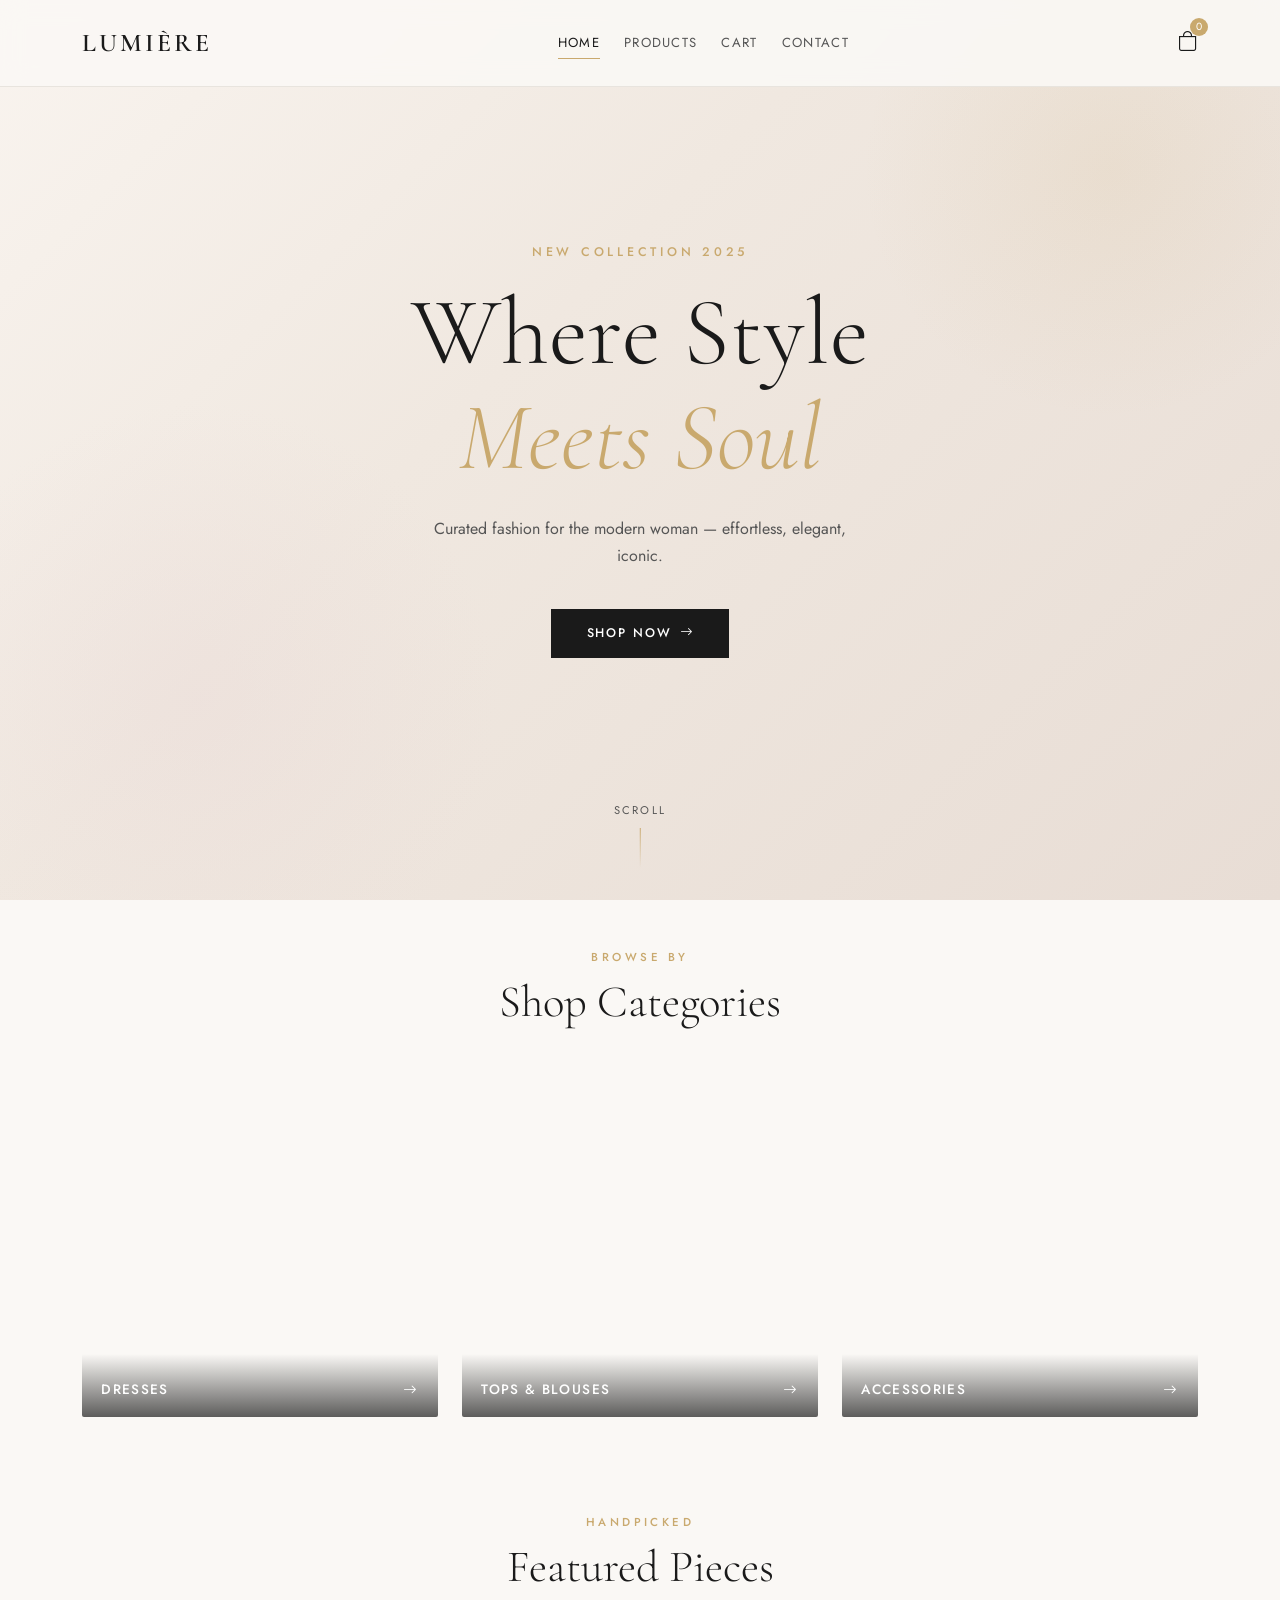
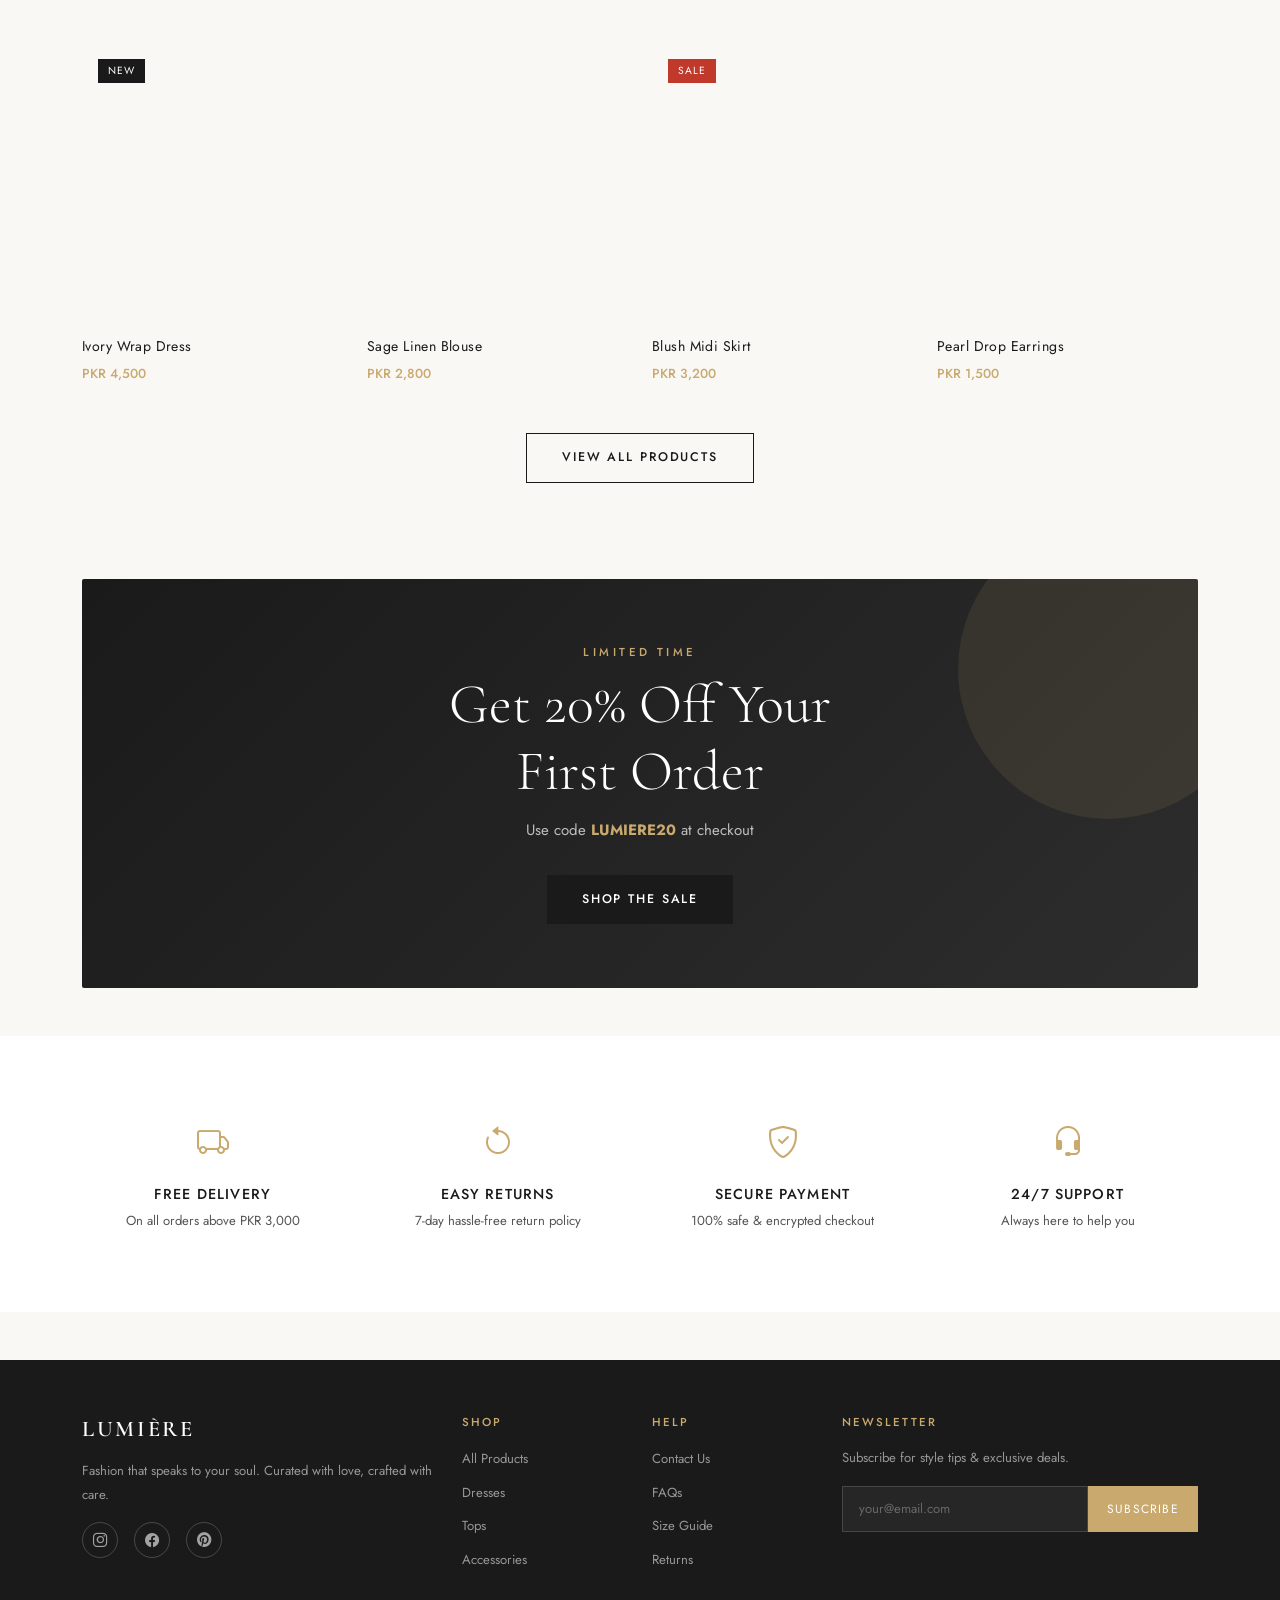
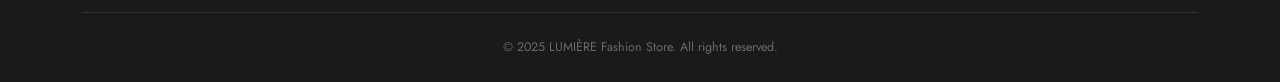
<file: index.html>
<!DOCTYPE html>
<html lang="en">
<head>
  <meta charset="UTF-8" />
  <meta name="viewport" content="width=device-width, initial-scale=1.0"/>
  <title>LUMIÈRE — Fashion Store</title>
  <link href="https://cdn.jsdelivr.net/npm/bootstrap@5.3.2/dist/css/bootstrap.min.css" rel="stylesheet"/>
  <link href="https://fonts.googleapis.com/css2?family=Cormorant+Garamond:ital,wght@0,300;0,400;0,600;1,300;1,400&family=Jost:wght@300;400;500&display=swap" rel="stylesheet"/>
  <link rel="stylesheet" href="https://cdn.jsdelivr.net/npm/bootstrap-icons@1.11.3/font/bootstrap-icons.min.css"/>
  <link rel="stylesheet" href="style.css"/>
</head>
<body>

  <!-- NAVBAR -->
  <nav class="navbar navbar-expand-lg fixed-top" id="mainNav">
    <div class="container">
      <a class="navbar-brand logo" href="index.html">LUMIÈRE</a>
      <button class="navbar-toggler border-0" type="button" data-bs-toggle="collapse" data-bs-target="#navMenu">
        <i class="bi bi-list fs-2"></i>
      </button>
      <div class="collapse navbar-collapse" id="navMenu">
        <ul class="navbar-nav mx-auto gap-lg-4">
          <li class="nav-item"><a class="nav-link active" href="index.html">Home</a></li>
          <li class="nav-item"><a class="nav-link" href="products.html">Products</a></li>
          <li class="nav-item"><a class="nav-link" href="cart.html">Cart</a></li>
          <li class="nav-item"><a class="nav-link" href="contact.html">Contact</a></li>
        </ul>
        <div class="d-flex align-items-center gap-3">
          <a href="cart.html" class="cart-icon position-relative">
            <i class="bi bi-bag fs-5"></i>
            <span class="cart-badge" id="cartCount">0</span>
          </a>
        </div>
      </div>
    </div>
  </nav>

  <!-- HERO -->
  <section class="hero-section">
    <div class="hero-content text-center">
      <p class="hero-sub fade-up">New Collection 2025</p>
      <h1 class="hero-title fade-up">Where Style<br/><em>Meets Soul</em></h1>
      <p class="hero-desc fade-up">Curated fashion for the modern woman — effortless, elegant, iconic.</p>
      <a href="products.html" class="btn-main fade-up">Shop Now <i class="bi bi-arrow-right ms-2"></i></a>
    </div>
    <div class="hero-scroll-hint">
      <span>scroll</span>
      <div class="scroll-line"></div>
    </div>
  </section>

  <!-- CATEGORIES -->
  <section class="categories-section py-5">
    <div class="container">
      <div class="section-header text-center mb-5">
        <p class="section-tag">Browse By</p>
        <h2 class="section-title">Shop Categories</h2>
      </div>
      <div class="row g-4">
        <div class="col-md-4">
          <div class="category-card" onclick="window.location='products.html'">
            <div class="category-img cat-1"></div>
            <div class="category-label">
              <span>Dresses</span>
              <i class="bi bi-arrow-right"></i>
            </div>
          </div>
        </div>
        <div class="col-md-4">
          <div class="category-card" onclick="window.location='products.html'">
            <div class="category-img cat-2"></div>
            <div class="category-label">
              <span>Tops & Blouses</span>
              <i class="bi bi-arrow-right"></i>
            </div>
          </div>
        </div>
        <div class="col-md-4">
          <div class="category-card" onclick="window.location='products.html'">
            <div class="category-img cat-3"></div>
            <div class="category-label">
              <span>Accessories</span>
              <i class="bi bi-arrow-right"></i>
            </div>
          </div>
        </div>
      </div>
    </div>
  </section>

  <!-- FEATURED PRODUCTS -->
  <section class="featured-section py-5">
    <div class="container">
      <div class="section-header text-center mb-5">
        <p class="section-tag">Handpicked</p>
        <h2 class="section-title">Featured Pieces</h2>
      </div>
      <div class="row g-4">
        <div class="col-6 col-md-3">
          <div class="product-card">
            <div class="product-img p1">
              <div class="product-actions">
                <button class="action-btn" onclick="addToCart('Ivory Wrap Dress', 4500)"><i class="bi bi-bag-plus"></i></button>
                <button class="action-btn"><i class="bi bi-heart"></i></button>
              </div>
              <span class="product-badge">New</span>
            </div>
            <div class="product-info">
              <p class="product-name">Ivory Wrap Dress</p>
              <p class="product-price">PKR 4,500</p>
            </div>
          </div>
        </div>
        <div class="col-6 col-md-3">
          <div class="product-card">
            <div class="product-img p2">
              <div class="product-actions">
                <button class="action-btn" onclick="addToCart('Sage Linen Blouse', 2800)"><i class="bi bi-bag-plus"></i></button>
                <button class="action-btn"><i class="bi bi-heart"></i></button>
              </div>
            </div>
            <div class="product-info">
              <p class="product-name">Sage Linen Blouse</p>
              <p class="product-price">PKR 2,800</p>
            </div>
          </div>
        </div>
        <div class="col-6 col-md-3">
          <div class="product-card">
            <div class="product-img p3">
              <div class="product-actions">
                <button class="action-btn" onclick="addToCart('Blush Midi Skirt', 3200)"><i class="bi bi-bag-plus"></i></button>
                <button class="action-btn"><i class="bi bi-heart"></i></button>
              </div>
              <span class="product-badge sale-badge">Sale</span>
            </div>
            <div class="product-info">
              <p class="product-name">Blush Midi Skirt</p>
              <p class="product-price">PKR 3,200</p>
            </div>
          </div>
        </div>
        <div class="col-6 col-md-3">
          <div class="product-card">
            <div class="product-img p4">
              <div class="product-actions">
                <button class="action-btn" onclick="addToCart('Pearl Drop Earrings', 1500)"><i class="bi bi-bag-plus"></i></button>
                <button class="action-btn"><i class="bi bi-heart"></i></button>
              </div>
            </div>
            <div class="product-info">
              <p class="product-name">Pearl Drop Earrings</p>
              <p class="product-price">PKR 1,500</p>
            </div>
          </div>
        </div>
      </div>
      <div class="text-center mt-5">
        <a href="products.html" class="btn-outline">View All Products</a>
      </div>
    </div>
  </section>

  <!-- BANNER -->
  <section class="mid-banner my-5">
    <div class="container">
      <div class="banner-box text-center">
        <p class="section-tag">Limited Time</p>
        <h2 class="banner-title">Get 20% Off Your<br/>First Order</h2>
        <p class="banner-desc">Use code <strong>LUMIERE20</strong> at checkout</p>
        <a href="products.html" class="btn-main">Shop The Sale</a>
      </div>
    </div>
  </section>

  <!-- WHY US -->
  <section class="why-section py-5">
    <div class="container">
      <div class="row g-4 text-center">
        <div class="col-6 col-md-3">
          <div class="why-card">
            <i class="bi bi-truck why-icon"></i>
            <h6>Free Delivery</h6>
            <p>On all orders above PKR 3,000</p>
          </div>
        </div>
        <div class="col-6 col-md-3">
          <div class="why-card">
            <i class="bi bi-arrow-counterclockwise why-icon"></i>
            <h6>Easy Returns</h6>
            <p>7-day hassle-free return policy</p>
          </div>
        </div>
        <div class="col-6 col-md-3">
          <div class="why-card">
            <i class="bi bi-shield-check why-icon"></i>
            <h6>Secure Payment</h6>
            <p>100% safe & encrypted checkout</p>
          </div>
        </div>
        <div class="col-6 col-md-3">
          <div class="why-card">
            <i class="bi bi-headset why-icon"></i>
            <h6>24/7 Support</h6>
            <p>Always here to help you</p>
          </div>
        </div>
      </div>
    </div>
  </section>

  <!-- TOAST -->
  <div class="cart-toast" id="cartToast">
    <i class="bi bi-check-circle-fill me-2"></i> Added to cart!
  </div>

  <!-- FOOTER -->
  <footer class="site-footer">
    <div class="container">
      <div class="row g-4">
        <div class="col-md-4">
          <h5 class="logo mb-3">LUMIÈRE</h5>
          <p class="footer-desc">Fashion that speaks to your soul. Curated with love, crafted with care.</p>
          <div class="social-links mt-3">
            <a href="#"><i class="bi bi-instagram"></i></a>
            <a href="#"><i class="bi bi-facebook"></i></a>
            <a href="#"><i class="bi bi-pinterest"></i></a>
          </div>
        </div>
        <div class="col-6 col-md-2">
          <h6 class="footer-heading">Shop</h6>
          <ul class="footer-links">
            <li><a href="products.html">All Products</a></li>
            <li><a href="products.html">Dresses</a></li>
            <li><a href="products.html">Tops</a></li>
            <li><a href="products.html">Accessories</a></li>
          </ul>
        </div>
        <div class="col-6 col-md-2">
          <h6 class="footer-heading">Help</h6>
          <ul class="footer-links">
            <li><a href="contact.html">Contact Us</a></li>
            <li><a href="#">FAQs</a></li>
            <li><a href="#">Size Guide</a></li>
            <li><a href="#">Returns</a></li>
          </ul>
        </div>
        <div class="col-md-4">
          <h6 class="footer-heading">Newsletter</h6>
          <p class="footer-desc">Subscribe for style tips & exclusive deals.</p>
          <div class="newsletter-form">
            <input type="email" placeholder="your@email.com" class="newsletter-input"/>
            <button class="newsletter-btn">Subscribe</button>
          </div>
        </div>
      </div>
      <div class="footer-bottom text-center mt-4">
        <p>© 2025 LUMIÈRE Fashion Store. All rights reserved.</p>
      </div>
    </div>
  </footer>

  <script src="https://cdn.jsdelivr.net/npm/bootstrap@5.3.2/dist/js/bootstrap.bundle.min.js"></script>
  <script src="script.js"></script>
</body>
</html>
</file>
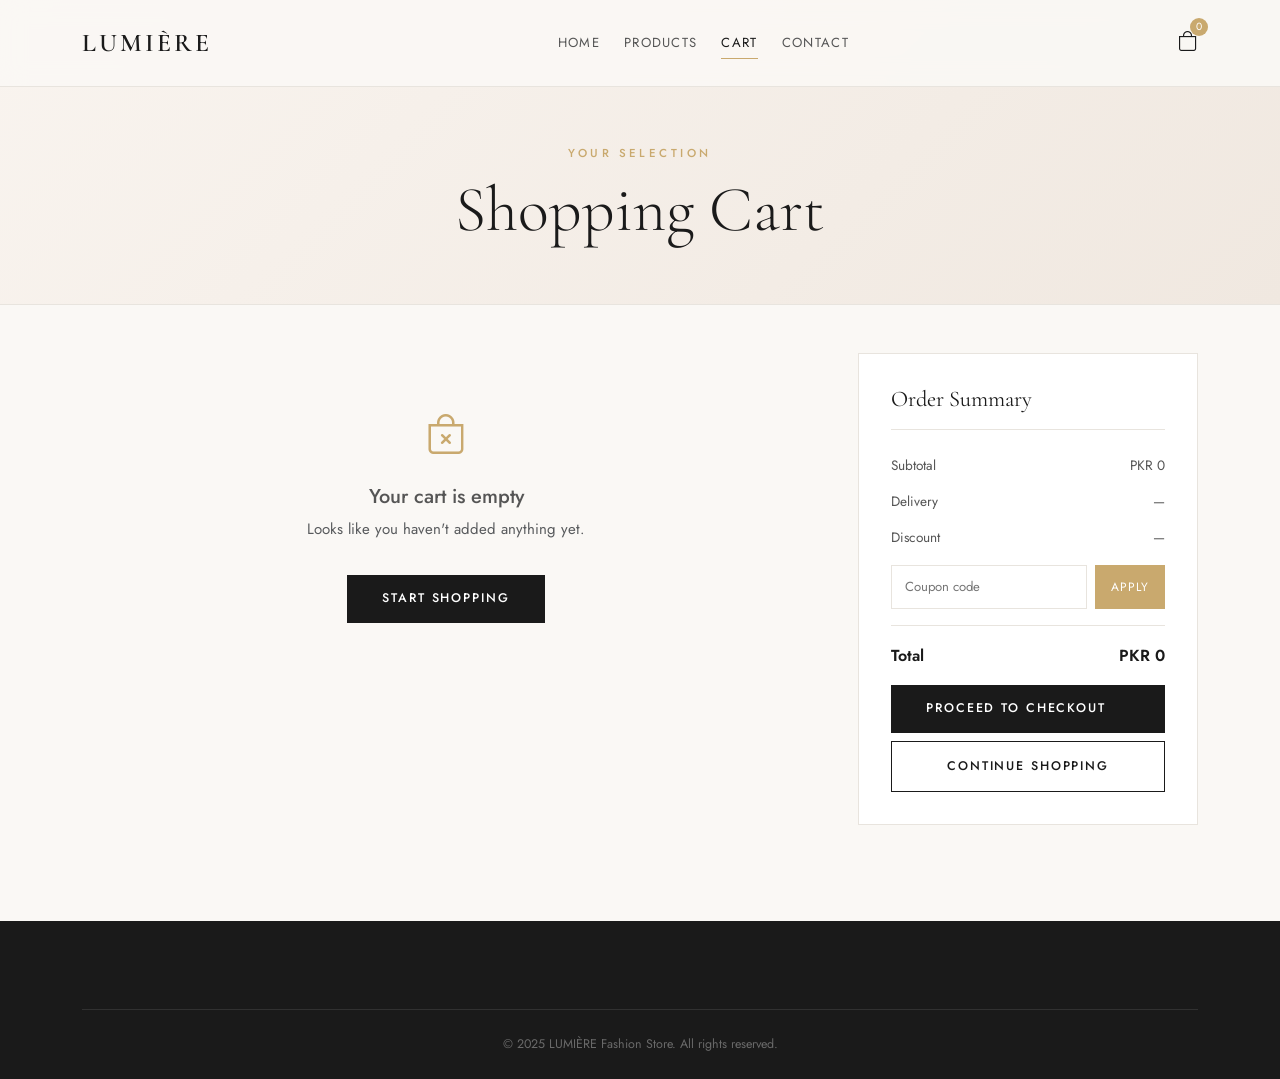
<file: cart.html>
<!DOCTYPE html>
<html lang="en">
<head>
  <meta charset="UTF-8"/>
  <meta name="viewport" content="width=device-width, initial-scale=1.0"/>
  <title>Cart — LUMIÈRE</title>
  <link href="https://cdn.jsdelivr.net/npm/bootstrap@5.3.2/dist/css/bootstrap.min.css" rel="stylesheet"/>
  <link href="https://fonts.googleapis.com/css2?family=Cormorant+Garamond:ital,wght@0,300;0,400;0,600;1,300;1,400&family=Jost:wght@300;400;500&display=swap" rel="stylesheet"/>
  <link rel="stylesheet" href="https://cdn.jsdelivr.net/npm/bootstrap-icons@1.11.3/font/bootstrap-icons.min.css"/>
  <link rel="stylesheet" href="style.css"/>
</head>
<body>

  <!-- NAVBAR -->
  <nav class="navbar navbar-expand-lg fixed-top" id="mainNav">
    <div class="container">
      <a class="navbar-brand logo" href="index.html">LUMIÈRE</a>
      <button class="navbar-toggler border-0" type="button" data-bs-toggle="collapse" data-bs-target="#navMenu">
        <i class="bi bi-list fs-2"></i>
      </button>
      <div class="collapse navbar-collapse" id="navMenu">
        <ul class="navbar-nav mx-auto gap-lg-4">
          <li class="nav-item"><a class="nav-link" href="index.html">Home</a></li>
          <li class="nav-item"><a class="nav-link" href="products.html">Products</a></li>
          <li class="nav-item"><a class="nav-link active" href="cart.html">Cart</a></li>
          <li class="nav-item"><a class="nav-link" href="contact.html">Contact</a></li>
        </ul>
        <div class="d-flex align-items-center gap-3">
          <a href="cart.html" class="cart-icon position-relative">
            <i class="bi bi-bag fs-5"></i>
            <span class="cart-badge" id="cartCount">0</span>
          </a>
        </div>
      </div>
    </div>
  </nav>

  <!-- PAGE HEADER -->
  <div class="page-header text-center">
    <p class="section-tag">Your Selection</p>
    <h1 class="page-title">Shopping Cart</h1>
  </div>

  <!-- CART CONTENT -->
  <section class="cart-section py-5">
    <div class="container">
      <div class="row g-5">

        <!-- Cart Items -->
        <div class="col-lg-8">
          <div id="cartItemsContainer">
            <!-- JS renders here -->
          </div>
          <div id="emptyCart" class="empty-cart text-center py-5" style="display:none">
            <i class="bi bi-bag-x fs-1 mb-3 d-block" style="color:var(--accent)"></i>
            <h5>Your cart is empty</h5>
            <p class="text-muted">Looks like you haven't added anything yet.</p>
            <a href="products.html" class="btn-main mt-3">Start Shopping</a>
          </div>
        </div>

        <!-- Order Summary -->
        <div class="col-lg-4">
          <div class="order-summary">
            <h5 class="summary-title">Order Summary</h5>
            <div class="summary-row">
              <span>Subtotal</span>
              <span id="subtotal">PKR 0</span>
            </div>
            <div class="summary-row">
              <span>Delivery</span>
              <span id="delivery">Free</span>
            </div>
            <div class="summary-row">
              <span>Discount</span>
              <span id="discount">— </span>
            </div>
            <div class="coupon-row">
              <input type="text" class="coupon-input" placeholder="Coupon code" id="couponInput"/>
              <button class="coupon-btn" onclick="applyCoupon()">Apply</button>
            </div>
            <div class="summary-total">
              <span>Total</span>
              <span id="totalAmount">PKR 0</span>
            </div>
            <button class="btn-main w-100 mt-3" onclick="checkout()">Proceed to Checkout</button>
            <a href="products.html" class="btn-outline w-100 mt-2 text-center d-block">Continue Shopping</a>
          </div>
        </div>

      </div>
    </div>
  </section>

  <!-- Checkout Modal -->
  <div class="modal fade" id="checkoutModal" tabindex="-1">
    <div class="modal-dialog modal-dialog-centered">
      <div class="modal-content checkout-modal">
        <div class="modal-body text-center py-5">
          <div class="success-icon mb-3"><i class="bi bi-check-circle-fill"></i></div>
          <h4>Order Placed! 🎉</h4>
          <p class="text-muted">Thank you for shopping with LUMIÈRE.<br/>Your order is on its way!</p>
          <button class="btn-main mt-3" data-bs-dismiss="modal" onclick="clearCart()">Continue Shopping</button>
        </div>
      </div>
    </div>
  </div>

  <!-- FOOTER -->
  <footer class="site-footer">
    <div class="container">
      <div class="footer-bottom text-center">
        <p>© 2025 LUMIÈRE Fashion Store. All rights reserved.</p>
      </div>
    </div>
  </footer>

  <script src="https://cdn.jsdelivr.net/npm/bootstrap@5.3.2/dist/js/bootstrap.bundle.min.js"></script>
  <script src="script.js"></script>
  <script>
    renderCart();
  </script>
</body>
</html>
</file>
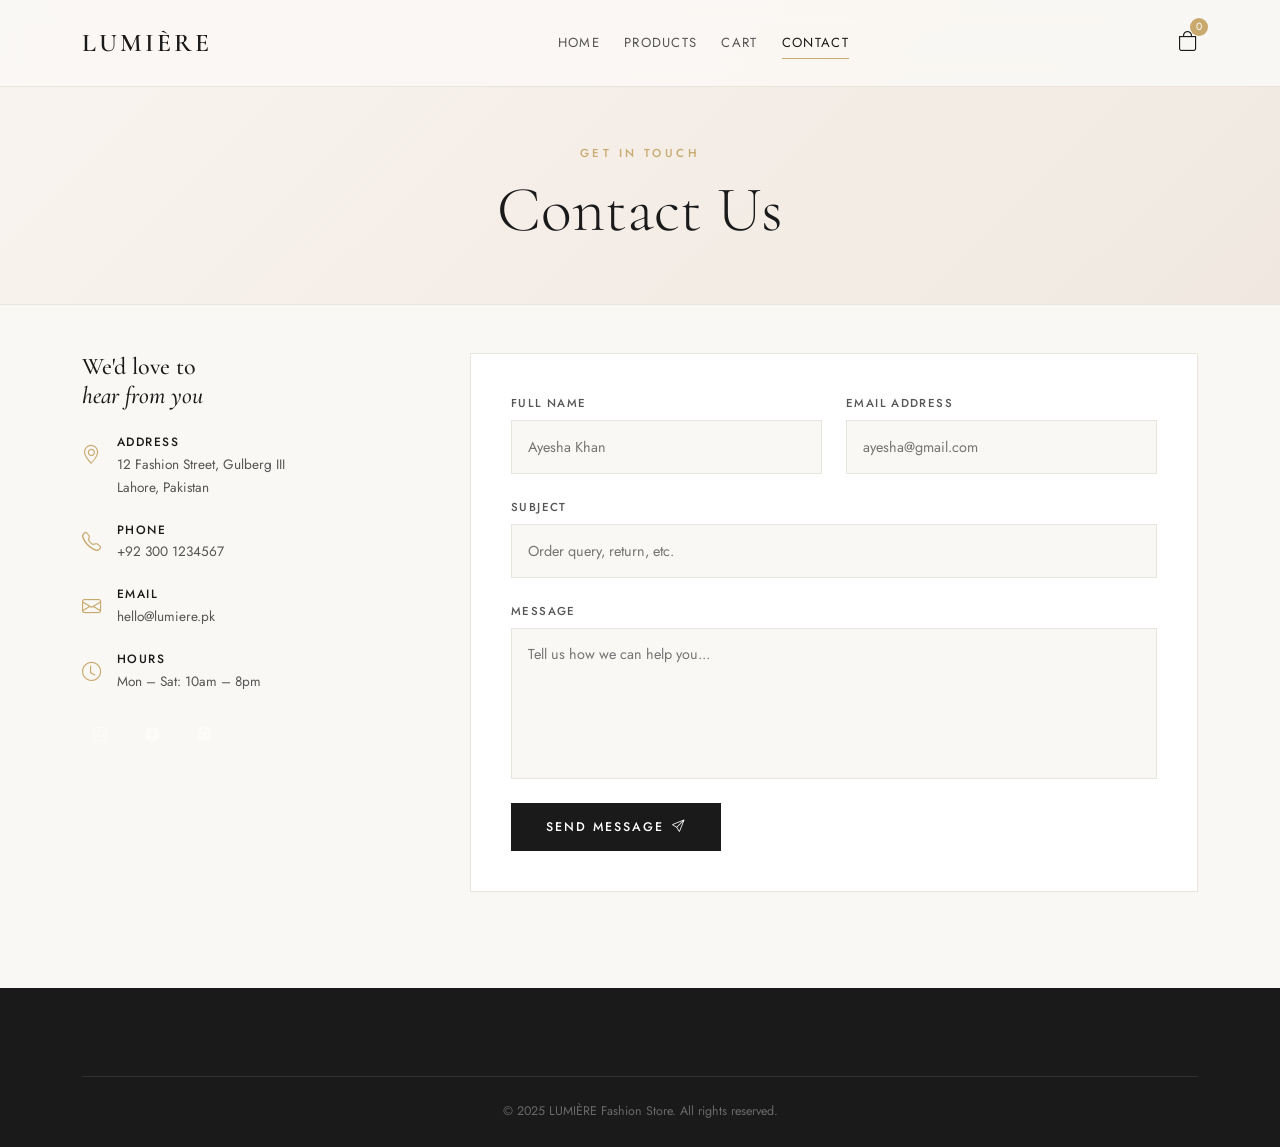
<file: contact.html>
<!DOCTYPE html>
<html lang="en">
<head>
  <meta charset="UTF-8"/>
  <meta name="viewport" content="width=device-width, initial-scale=1.0"/>
  <title>Contact — LUMIÈRE</title>
  <link href="https://cdn.jsdelivr.net/npm/bootstrap@5.3.2/dist/css/bootstrap.min.css" rel="stylesheet"/>
  <link href="https://fonts.googleapis.com/css2?family=Cormorant+Garamond:ital,wght@0,300;0,400;0,600;1,300;1,400&family=Jost:wght@300;400;500&display=swap" rel="stylesheet"/>
  <link rel="stylesheet" href="https://cdn.jsdelivr.net/npm/bootstrap-icons@1.11.3/font/bootstrap-icons.min.css"/>
  <link rel="stylesheet" href="style.css"/>
</head>
<body>

  <!-- NAVBAR -->
  <nav class="navbar navbar-expand-lg fixed-top" id="mainNav">
    <div class="container">
      <a class="navbar-brand logo" href="index.html">LUMIÈRE</a>
      <button class="navbar-toggler border-0" type="button" data-bs-toggle="collapse" data-bs-target="#navMenu">
        <i class="bi bi-list fs-2"></i>
      </button>
      <div class="collapse navbar-collapse" id="navMenu">
        <ul class="navbar-nav mx-auto gap-lg-4">
          <li class="nav-item"><a class="nav-link" href="index.html">Home</a></li>
          <li class="nav-item"><a class="nav-link" href="products.html">Products</a></li>
          <li class="nav-item"><a class="nav-link" href="cart.html">Cart</a></li>
          <li class="nav-item"><a class="nav-link active" href="contact.html">Contact</a></li>
        </ul>
        <div class="d-flex align-items-center gap-3">
          <a href="cart.html" class="cart-icon position-relative">
            <i class="bi bi-bag fs-5"></i>
            <span class="cart-badge" id="cartCount">0</span>
          </a>
        </div>
      </div>
    </div>
  </nav>

  <!-- PAGE HEADER -->
  <div class="page-header text-center">
    <p class="section-tag">Get In Touch</p>
    <h1 class="page-title">Contact Us</h1>
  </div>

  <!-- CONTACT SECTION -->
  <section class="contact-section py-5">
    <div class="container">
      <div class="row g-5 align-items-start">

        <!-- Contact Info -->
        <div class="col-lg-4">
          <div class="contact-info-box">
            <h4 class="mb-4" style="font-family: var(--font-display)">We'd love to<br/><em>hear from you</em></h4>
            <div class="contact-info-item">
              <i class="bi bi-geo-alt"></i>
              <div>
                <h6>Address</h6>
                <p>12 Fashion Street, Gulberg III<br/>Lahore, Pakistan</p>
              </div>
            </div>
            <div class="contact-info-item">
              <i class="bi bi-telephone"></i>
              <div>
                <h6>Phone</h6>
                <p>+92 300 1234567</p>
              </div>
            </div>
            <div class="contact-info-item">
              <i class="bi bi-envelope"></i>
              <div>
                <h6>Email</h6>
                <p>hello@lumiere.pk</p>
              </div>
            </div>
            <div class="contact-info-item">
              <i class="bi bi-clock"></i>
              <div>
                <h6>Hours</h6>
                <p>Mon – Sat: 10am – 8pm</p>
              </div>
            </div>
            <div class="social-links mt-4">
              <a href="#"><i class="bi bi-instagram"></i></a>
              <a href="#"><i class="bi bi-facebook"></i></a>
              <a href="#"><i class="bi bi-pinterest"></i></a>
            </div>
          </div>
        </div>

        <!-- Contact Form -->
        <div class="col-lg-8">
          <div class="contact-form-box">
            <div id="formSuccess" class="form-success" style="display:none">
              <i class="bi bi-check-circle-fill me-2"></i> Message sent! We'll get back to you within 24 hours.
            </div>
            <div class="row g-4">
              <div class="col-md-6">
                <div class="form-group-custom">
                  <label>Full Name</label>
                  <input type="text" class="form-input-custom" id="contactName" placeholder="Ayesha Khan"/>
                </div>
              </div>
              <div class="col-md-6">
                <div class="form-group-custom">
                  <label>Email Address</label>
                  <input type="email" class="form-input-custom" id="contactEmail" placeholder="ayesha@gmail.com"/>
                </div>
              </div>
              <div class="col-12">
                <div class="form-group-custom">
                  <label>Subject</label>
                  <input type="text" class="form-input-custom" id="contactSubject" placeholder="Order query, return, etc."/>
                </div>
              </div>
              <div class="col-12">
                <div class="form-group-custom">
                  <label>Message</label>
                  <textarea class="form-input-custom" id="contactMessage" rows="5" placeholder="Tell us how we can help you..."></textarea>
                </div>
              </div>
              <div class="col-12">
                <button class="btn-main" onclick="submitContact()">Send Message <i class="bi bi-send ms-2"></i></button>
              </div>
            </div>
          </div>
        </div>

      </div>
    </div>
  </section>

  <!-- FOOTER -->
  <footer class="site-footer">
    <div class="container">
      <div class="footer-bottom text-center">
        <p>© 2025 LUMIÈRE Fashion Store. All rights reserved.</p>
      </div>
    </div>
  </footer>

  <script src="https://cdn.jsdelivr.net/npm/bootstrap@5.3.2/dist/js/bootstrap.bundle.min.js"></script>
  <script src="script.js"></script>
</body>
</html>
</file>
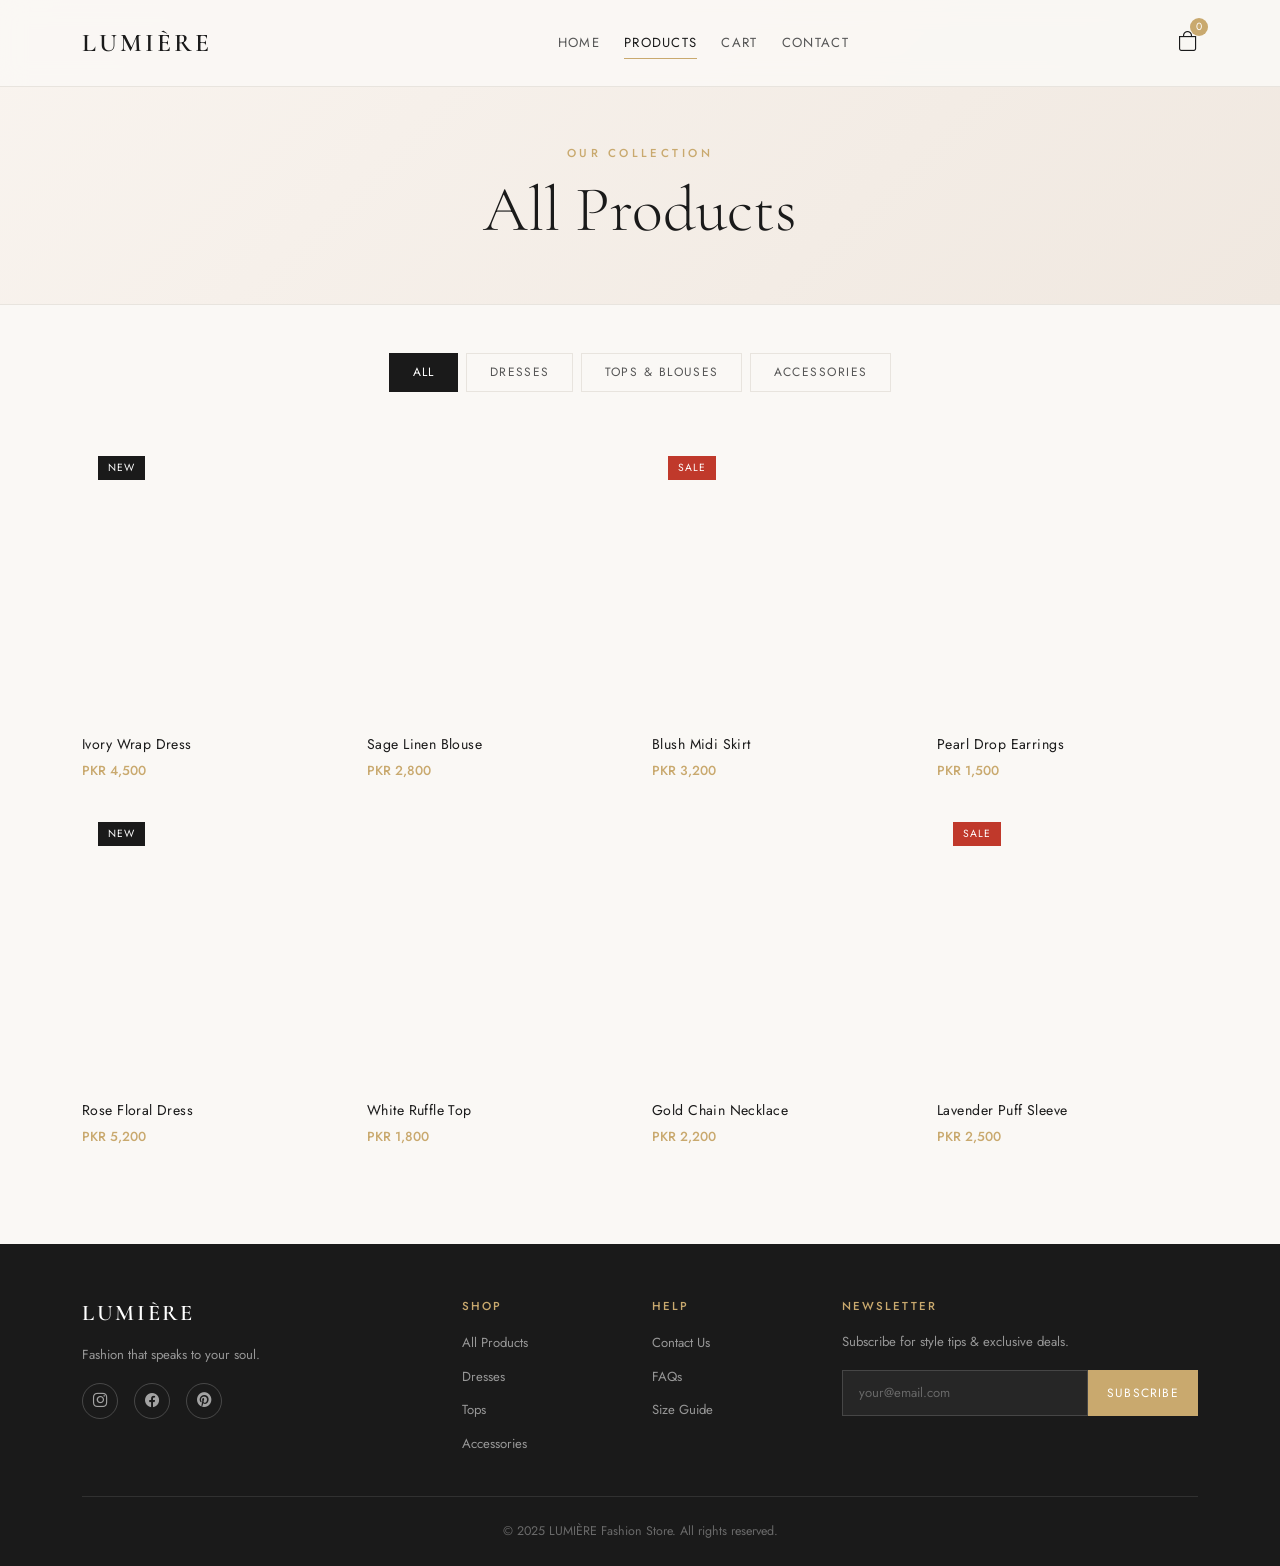
<file: products.html>
<!DOCTYPE html>
<html lang="en">
<head>
  <meta charset="UTF-8"/>
  <meta name="viewport" content="width=device-width, initial-scale=1.0"/>
  <title>Products — LUMIÈRE</title>
  <link href="https://cdn.jsdelivr.net/npm/bootstrap@5.3.2/dist/css/bootstrap.min.css" rel="stylesheet"/>
  <link href="https://fonts.googleapis.com/css2?family=Cormorant+Garamond:ital,wght@0,300;0,400;0,600;1,300;1,400&family=Jost:wght@300;400;500&display=swap" rel="stylesheet"/>
  <link rel="stylesheet" href="https://cdn.jsdelivr.net/npm/bootstrap-icons@1.11.3/font/bootstrap-icons.min.css"/>
  <link rel="stylesheet" href="style.css"/>
</head>
<body>

  <!-- NAVBAR -->
  <nav class="navbar navbar-expand-lg fixed-top" id="mainNav">
    <div class="container">
      <a class="navbar-brand logo" href="index.html">LUMIÈRE</a>
      <button class="navbar-toggler border-0" type="button" data-bs-toggle="collapse" data-bs-target="#navMenu">
        <i class="bi bi-list fs-2"></i>
      </button>
      <div class="collapse navbar-collapse" id="navMenu">
        <ul class="navbar-nav mx-auto gap-lg-4">
          <li class="nav-item"><a class="nav-link" href="index.html">Home</a></li>
          <li class="nav-item"><a class="nav-link active" href="products.html">Products</a></li>
          <li class="nav-item"><a class="nav-link" href="cart.html">Cart</a></li>
          <li class="nav-item"><a class="nav-link" href="contact.html">Contact</a></li>
        </ul>
        <div class="d-flex align-items-center gap-3">
          <a href="cart.html" class="cart-icon position-relative">
            <i class="bi bi-bag fs-5"></i>
            <span class="cart-badge" id="cartCount">0</span>
          </a>
        </div>
      </div>
    </div>
  </nav>

  <!-- PAGE HEADER -->
  <div class="page-header text-center">
    <p class="section-tag">Our Collection</p>
    <h1 class="page-title">All Products</h1>
  </div>

  <!-- FILTERS + PRODUCTS -->
  <section class="products-section py-5">
    <div class="container">

      <!-- Filter Tabs -->
      <div class="filter-tabs text-center mb-5">
        <button class="filter-btn active" onclick="filterProducts('all', this)">All</button>
        <button class="filter-btn" onclick="filterProducts('dresses', this)">Dresses</button>
        <button class="filter-btn" onclick="filterProducts('tops', this)">Tops & Blouses</button>
        <button class="filter-btn" onclick="filterProducts('accessories', this)">Accessories</button>
      </div>

      <!-- Products Grid -->
      <div class="row g-4" id="productsGrid">

        <div class="col-6 col-md-4 col-lg-3 product-item" data-category="dresses">
          <div class="product-card">
            <div class="product-img p1">
              <div class="product-actions">
                <button class="action-btn" onclick="addToCart('Ivory Wrap Dress', 4500)"><i class="bi bi-bag-plus"></i></button>
                <button class="action-btn"><i class="bi bi-heart"></i></button>
              </div>
              <span class="product-badge">New</span>
            </div>
            <div class="product-info">
              <p class="product-name">Ivory Wrap Dress</p>
              <p class="product-price">PKR 4,500</p>
            </div>
          </div>
        </div>

        <div class="col-6 col-md-4 col-lg-3 product-item" data-category="tops">
          <div class="product-card">
            <div class="product-img p2">
              <div class="product-actions">
                <button class="action-btn" onclick="addToCart('Sage Linen Blouse', 2800)"><i class="bi bi-bag-plus"></i></button>
                <button class="action-btn"><i class="bi bi-heart"></i></button>
              </div>
            </div>
            <div class="product-info">
              <p class="product-name">Sage Linen Blouse</p>
              <p class="product-price">PKR 2,800</p>
            </div>
          </div>
        </div>

        <div class="col-6 col-md-4 col-lg-3 product-item" data-category="dresses">
          <div class="product-card">
            <div class="product-img p3">
              <div class="product-actions">
                <button class="action-btn" onclick="addToCart('Blush Midi Skirt', 3200)"><i class="bi bi-bag-plus"></i></button>
                <button class="action-btn"><i class="bi bi-heart"></i></button>
              </div>
              <span class="product-badge sale-badge">Sale</span>
            </div>
            <div class="product-info">
              <p class="product-name">Blush Midi Skirt</p>
              <p class="product-price">PKR 3,200</p>
            </div>
          </div>
        </div>

        <div class="col-6 col-md-4 col-lg-3 product-item" data-category="accessories">
          <div class="product-card">
            <div class="product-img p4">
              <div class="product-actions">
                <button class="action-btn" onclick="addToCart('Pearl Drop Earrings', 1500)"><i class="bi bi-bag-plus"></i></button>
                <button class="action-btn"><i class="bi bi-heart"></i></button>
              </div>
            </div>
            <div class="product-info">
              <p class="product-name">Pearl Drop Earrings</p>
              <p class="product-price">PKR 1,500</p>
            </div>
          </div>
        </div>

        <div class="col-6 col-md-4 col-lg-3 product-item" data-category="dresses">
          <div class="product-card">
            <div class="product-img p5">
              <div class="product-actions">
                <button class="action-btn" onclick="addToCart('Rose Floral Dress', 5200)"><i class="bi bi-bag-plus"></i></button>
                <button class="action-btn"><i class="bi bi-heart"></i></button>
              </div>
              <span class="product-badge">New</span>
            </div>
            <div class="product-info">
              <p class="product-name">Rose Floral Dress</p>
              <p class="product-price">PKR 5,200</p>
            </div>
          </div>
        </div>

        <div class="col-6 col-md-4 col-lg-3 product-item" data-category="tops">
          <div class="product-card">
            <div class="product-img p6">
              <div class="product-actions">
                <button class="action-btn" onclick="addToCart('White Ruffle Top', 1800)"><i class="bi bi-bag-plus"></i></button>
                <button class="action-btn"><i class="bi bi-heart"></i></button>
              </div>
            </div>
            <div class="product-info">
              <p class="product-name">White Ruffle Top</p>
              <p class="product-price">PKR 1,800</p>
            </div>
          </div>
        </div>

        <div class="col-6 col-md-4 col-lg-3 product-item" data-category="accessories">
          <div class="product-card">
            <div class="product-img p7">
              <div class="product-actions">
                <button class="action-btn" onclick="addToCart('Gold Chain Necklace', 2200)"><i class="bi bi-bag-plus"></i></button>
                <button class="action-btn"><i class="bi bi-heart"></i></button>
              </div>
            </div>
            <div class="product-info">
              <p class="product-name">Gold Chain Necklace</p>
              <p class="product-price">PKR 2,200</p>
            </div>
          </div>
        </div>

        <div class="col-6 col-md-4 col-lg-3 product-item" data-category="tops">
          <div class="product-card">
            <div class="product-img p8">
              <div class="product-actions">
                <button class="action-btn" onclick="addToCart('Lavender Puff Sleeve', 2500)"><i class="bi bi-bag-plus"></i></button>
                <button class="action-btn"><i class="bi bi-heart"></i></button>
              </div>
              <span class="product-badge sale-badge">Sale</span>
            </div>
            <div class="product-info">
              <p class="product-name">Lavender Puff Sleeve</p>
              <p class="product-price">PKR 2,500</p>
            </div>
          </div>
        </div>

      </div>
    </div>
  </section>

  <!-- TOAST -->
  <div class="cart-toast" id="cartToast">
    <i class="bi bi-check-circle-fill me-2"></i> Added to cart!
  </div>

  <!-- FOOTER -->
  <footer class="site-footer">
    <div class="container">
      <div class="row g-4">
        <div class="col-md-4">
          <h5 class="logo mb-3">LUMIÈRE</h5>
          <p class="footer-desc">Fashion that speaks to your soul.</p>
          <div class="social-links mt-3">
            <a href="#"><i class="bi bi-instagram"></i></a>
            <a href="#"><i class="bi bi-facebook"></i></a>
            <a href="#"><i class="bi bi-pinterest"></i></a>
          </div>
        </div>
        <div class="col-6 col-md-2">
          <h6 class="footer-heading">Shop</h6>
          <ul class="footer-links">
            <li><a href="products.html">All Products</a></li>
            <li><a href="#">Dresses</a></li>
            <li><a href="#">Tops</a></li>
            <li><a href="#">Accessories</a></li>
          </ul>
        </div>
        <div class="col-6 col-md-2">
          <h6 class="footer-heading">Help</h6>
          <ul class="footer-links">
            <li><a href="contact.html">Contact Us</a></li>
            <li><a href="#">FAQs</a></li>
            <li><a href="#">Size Guide</a></li>
          </ul>
        </div>
        <div class="col-md-4">
          <h6 class="footer-heading">Newsletter</h6>
          <p class="footer-desc">Subscribe for style tips & exclusive deals.</p>
          <div class="newsletter-form">
            <input type="email" placeholder="your@email.com" class="newsletter-input"/>
            <button class="newsletter-btn">Subscribe</button>
          </div>
        </div>
      </div>
      <div class="footer-bottom text-center mt-4">
        <p>© 2025 LUMIÈRE Fashion Store. All rights reserved.</p>
      </div>
    </div>
  </footer>

  <script src="https://cdn.jsdelivr.net/npm/bootstrap@5.3.2/dist/js/bootstrap.bundle.min.js"></script>
  <script src="script.js"></script>
</body>
</html>
</file>
<file: style.css>
/* ===== CSS VARIABLES ===== */
:root {
  --cream: #faf8f5;
  --white: #ffffff;
  --dark: #1a1a1a;
  --mid: #555555;
  --light-gray: #f0ede8;
  --accent: #c9a96e;
  --accent-dark: #a8844e;
  --rose: #e8d5d5;
  --border: #e8e4de;
  --font-display: 'Cormorant Garamond', serif;
  --font-body: 'Jost', sans-serif;
  --shadow: 0 4px 30px rgba(0,0,0,0.08);
  --shadow-hover: 0 12px 40px rgba(0,0,0,0.14);
  --transition: all 0.35s cubic-bezier(0.4, 0, 0.2, 1);
}

/* ===== BASE ===== */
*, *::before, *::after { box-sizing: border-box; margin: 0; padding: 0; }
html { scroll-behavior: smooth; }
body {
  font-family: var(--font-body);
  background: var(--cream);
  color: var(--dark);
  font-size: 15px;
  line-height: 1.7;
}

/* ===== NAVBAR ===== */
#mainNav {
  background: rgba(250, 248, 245, 0.92);
  backdrop-filter: blur(12px);
  border-bottom: 1px solid var(--border);
  padding: 1rem 0;
  transition: var(--transition);
}
#mainNav.scrolled {
  padding: 0.6rem 0;
  box-shadow: var(--shadow);
}
.logo {
  font-family: var(--font-display);
  font-size: 1.6rem;
  font-weight: 600;
  letter-spacing: 0.12em;
  color: var(--dark) !important;
  text-decoration: none;
}
.nav-link {
  font-family: var(--font-body);
  font-size: 0.82rem;
  font-weight: 400;
  letter-spacing: 0.1em;
  text-transform: uppercase;
  color: var(--mid) !important;
  transition: var(--transition);
  padding: 0.3rem 0 !important;
  position: relative;
}
.nav-link::after {
  content: '';
  position: absolute;
  bottom: 0; left: 0;
  width: 0; height: 1px;
  background: var(--accent);
  transition: var(--transition);
}
.nav-link:hover::after,
.nav-link.active::after { width: 100%; }
.nav-link:hover, .nav-link.active { color: var(--dark) !important; }
.cart-icon { color: var(--dark); text-decoration: none; }
.cart-badge {
  position: absolute;
  top: -8px; right: -10px;
  background: var(--accent);
  color: white;
  font-size: 0.65rem;
  width: 18px; height: 18px;
  border-radius: 50%;
  display: flex; align-items: center; justify-content: center;
  font-family: var(--font-body);
}

/* ===== HERO ===== */
.hero-section {
  min-height: 100vh;
  background: linear-gradient(135deg, #f9f4ef 0%, #f0e8e0 40%, #e8ddd5 100%);
  display: flex;
  align-items: center;
  justify-content: center;
  position: relative;
  overflow: hidden;
}
.hero-section::before {
  content: '';
  position: absolute;
  top: -80px; right: -80px;
  width: 500px; height: 500px;
  border-radius: 50%;
  background: radial-gradient(circle, rgba(201,169,110,0.12) 0%, transparent 70%);
}
.hero-section::after {
  content: '';
  position: absolute;
  bottom: -100px; left: -100px;
  width: 600px; height: 600px;
  border-radius: 50%;
  background: radial-gradient(circle, rgba(232,213,213,0.3) 0%, transparent 70%);
}
.hero-content {
  position: relative;
  z-index: 2;
  animation: heroFadeIn 1.2s ease forwards;
}
@keyframes heroFadeIn {
  from { opacity: 0; transform: translateY(30px); }
  to { opacity: 1; transform: translateY(0); }
}
.hero-sub {
  font-size: 0.78rem;
  letter-spacing: 0.3em;
  text-transform: uppercase;
  color: var(--accent);
  font-weight: 500;
  margin-bottom: 1rem;
}
.hero-title {
  font-family: var(--font-display);
  font-size: clamp(3rem, 8vw, 6rem);
  font-weight: 300;
  line-height: 1.1;
  color: var(--dark);
  margin-bottom: 1.5rem;
}
.hero-title em {
  font-style: italic;
  color: var(--accent);
}
.hero-desc {
  font-size: 1rem;
  color: var(--mid);
  max-width: 420px;
  margin: 0 auto 2.5rem;
}
.hero-scroll-hint {
  position: absolute;
  bottom: 2rem;
  left: 50%;
  transform: translateX(-50%);
  display: flex;
  flex-direction: column;
  align-items: center;
  gap: 0.5rem;
  font-size: 0.7rem;
  letter-spacing: 0.2em;
  text-transform: uppercase;
  color: var(--mid);
  z-index: 2;
}
.scroll-line {
  width: 1px;
  height: 40px;
  background: linear-gradient(to bottom, var(--accent), transparent);
  animation: scrollPulse 2s ease infinite;
}
@keyframes scrollPulse {
  0%, 100% { opacity: 1; transform: scaleY(1); }
  50% { opacity: 0.4; transform: scaleY(0.6); }
}

/* ===== BUTTONS ===== */
.btn-main {
  display: inline-flex;
  align-items: center;
  background: var(--dark);
  color: white !important;
  padding: 0.85rem 2.2rem;
  font-family: var(--font-body);
  font-size: 0.78rem;
  font-weight: 500;
  letter-spacing: 0.15em;
  text-transform: uppercase;
  text-decoration: none;
  border: none;
  cursor: pointer;
  transition: var(--transition);
}
.btn-main:hover {
  background: var(--accent);
  transform: translateY(-2px);
  box-shadow: 0 8px 25px rgba(201,169,110,0.35);
}
.btn-outline {
  display: inline-flex;
  align-items: center;
  justify-content: center;
  background: transparent;
  color: var(--dark) !important;
  padding: 0.85rem 2.2rem;
  font-family: var(--font-body);
  font-size: 0.78rem;
  font-weight: 500;
  letter-spacing: 0.15em;
  text-transform: uppercase;
  text-decoration: none;
  border: 1.5px solid var(--dark);
  cursor: pointer;
  transition: var(--transition);
}
.btn-outline:hover {
  background: var(--dark);
  color: white !important;
}

/* ===== SECTION COMMON ===== */
.section-tag {
  font-size: 0.72rem;
  letter-spacing: 0.3em;
  text-transform: uppercase;
  color: var(--accent);
  font-weight: 500;
  margin-bottom: 0.5rem;
}
.section-title {
  font-family: var(--font-display);
  font-size: clamp(1.8rem, 4vw, 2.8rem);
  font-weight: 300;
  color: var(--dark);
}

/* ===== CATEGORIES ===== */
.category-card {
  cursor: pointer;
  overflow: hidden;
  border-radius: 2px;
  position: relative;
  transition: var(--transition);
}
.category-card:hover { transform: translateY(-4px); box-shadow: var(--shadow-hover); }
.category-img {
  height: 340px;
  background-size: cover;
  background-position: center;
  transition: transform 0.6s ease;
}
.category-card:hover .category-img { transform: scale(1.04); }
.cat-1 { background: linear-gradient(135deg, #f5e6d3 0%, #e8d0b8 100%); background-image: url('https://images.unsplash.com/photo-1515886657613-9f3515b0c78f?w=600&q=80'); background-size: cover; }
.cat-2 { background: linear-gradient(135deg, #d3e8e0 0%, #b8d4c8 100%); background-image: url('https://images.unsplash.com/photo-1490481651871-ab68de25d43d?w=600&q=80'); background-size: cover; }
.cat-3 { background: linear-gradient(135deg, #e8d3e0 0%, #d4b8c8 100%); background-image: url('https://images.unsplash.com/photo-1509631179647-0177331693ae?w=600&q=80'); background-size: cover; }
.category-label {
  position: absolute;
  bottom: 0; left: 0; right: 0;
  background: linear-gradient(to top, rgba(26,26,26,0.7), transparent);
  color: white;
  padding: 1.5rem 1.2rem 1rem;
  display: flex;
  align-items: center;
  justify-content: space-between;
  font-size: 0.85rem;
  font-weight: 500;
  letter-spacing: 0.1em;
  text-transform: uppercase;
}

/* ===== PRODUCT CARDS ===== */
.product-card { cursor: pointer; }
.product-img {
  height: 280px;
  background-size: cover;
  background-position: center;
  position: relative;
  overflow: hidden;
  border-radius: 2px;
  transition: var(--transition);
}
.product-img:hover { box-shadow: var(--shadow-hover); }
.product-img:hover .product-actions { opacity: 1; transform: translateY(0); }

/* Product color blocks (placeholders) */
.p1 { background: linear-gradient(135deg, #f5f0e8 0%, #ede5d5 100%); background-image: url('https://images.unsplash.com/photo-1595777457583-95e059d581b8?w=400&q=80'); background-size: cover; }
.p2 { background: linear-gradient(135deg, #deebd5 0%, #c8ddb8 100%); background-image: url('https://images.unsplash.com/photo-1485462537746-965f33f7f6a7?w=400&q=80'); background-size: cover; }
.p3 { background: linear-gradient(135deg, #f5dede 0%, #ecc8c8 100%); background-image: url('https://images.unsplash.com/photo-1583496661160-fb5886a773d7?w=400&q=80'); background-size: cover; }
.p4 { background: linear-gradient(135deg, #f0ece0 0%, #e4dcc8 100%); background-image: url('https://images.unsplash.com/photo-1515562141207-7a88fb7ce338?w=400&q=80'); background-size: cover; }
.p5 { background: linear-gradient(135deg, #f5dde5 0%, #ecccd5 100%); background-image: url('https://images.unsplash.com/photo-1572804013309-59a88b7e92f1?w=400&q=80'); background-size: cover; }
.p6 { background: linear-gradient(135deg, #f0f0f0 0%, #e0e0e0 100%); background-image: url('https://images.unsplash.com/photo-1618354691373-d851c5c3a990?w=400&q=80'); background-size: cover; }
.p7 { background: linear-gradient(135deg, #f5e8d0 0%, #e8d4b0 100%); background-image: url('https://images.unsplash.com/photo-1599643478518-a784e5dc4c8f?w=400&q=80'); background-size: cover; }
.p8 { background: linear-gradient(135deg, #e8dcf0 0%, #d8c8e8 100%); background-image: url('https://images.unsplash.com/photo-1567401893414-76b7b1e5a7a5?w=400&q=80'); background-size: cover; }

.product-actions {
  position: absolute;
  bottom: 1rem; left: 0; right: 0;
  display: flex;
  justify-content: center;
  gap: 0.5rem;
  opacity: 0;
  transform: translateY(10px);
  transition: var(--transition);
}
.action-btn {
  background: white;
  border: none;
  width: 42px; height: 42px;
  border-radius: 50%;
  display: flex; align-items: center; justify-content: center;
  font-size: 1rem;
  cursor: pointer;
  box-shadow: 0 2px 10px rgba(0,0,0,0.15);
  transition: var(--transition);
  color: var(--dark);
}
.action-btn:hover { background: var(--accent); color: white; }
.product-badge {
  position: absolute;
  top: 1rem; left: 1rem;
  background: var(--dark);
  color: white;
  font-size: 0.65rem;
  letter-spacing: 0.12em;
  text-transform: uppercase;
  padding: 0.2rem 0.6rem;
}
.sale-badge { background: #c0392b; }
.product-info { padding: 0.8rem 0 0; }
.product-name {
  font-size: 0.88rem;
  font-weight: 400;
  color: var(--dark);
  margin: 0 0 0.2rem;
  letter-spacing: 0.03em;
}
.product-price {
  font-size: 0.82rem;
  color: var(--accent);
  font-weight: 500;
  margin: 0;
}

/* ===== MID BANNER ===== */
.banner-box {
  background: linear-gradient(135deg, #1a1a1a 0%, #2d2d2d 100%);
  padding: 4rem 2rem;
  border-radius: 2px;
  position: relative;
  overflow: hidden;
}
.banner-box::before {
  content: '';
  position: absolute;
  top: -60px; right: -60px;
  width: 300px; height: 300px;
  border-radius: 50%;
  background: rgba(201,169,110,0.1);
}
.banner-title {
  font-family: var(--font-display);
  font-size: clamp(2rem, 5vw, 3.5rem);
  font-weight: 300;
  color: white;
  margin-bottom: 0.8rem;
}
.banner-desc { color: rgba(255,255,255,0.7); margin-bottom: 2rem; }
.banner-desc strong { color: var(--accent); }
.banner-box .section-tag { color: var(--accent); }

/* ===== WHY US ===== */
.why-section { background: var(--white); }
.why-card { padding: 2rem 1rem; }
.why-icon {
  font-size: 2rem;
  color: var(--accent);
  display: block;
  margin-bottom: 1rem;
}
.why-card h6 {
  font-weight: 500;
  font-size: 0.9rem;
  letter-spacing: 0.08em;
  text-transform: uppercase;
  margin-bottom: 0.4rem;
}
.why-card p { font-size: 0.82rem; color: var(--mid); margin: 0; }

/* ===== PAGE HEADER ===== */
.page-header {
  padding: 9rem 1rem 3rem;
  background: linear-gradient(135deg, #f9f4ef 0%, #f0e8e0 100%);
  border-bottom: 1px solid var(--border);
}
.page-title {
  font-family: var(--font-display);
  font-size: clamp(2.5rem, 6vw, 4rem);
  font-weight: 300;
  color: var(--dark);
}

/* ===== FILTER TABS ===== */
.filter-tabs { display: flex; justify-content: center; flex-wrap: wrap; gap: 0.5rem; }
.filter-btn {
  background: transparent;
  border: 1.5px solid var(--border);
  padding: 0.5rem 1.4rem;
  font-family: var(--font-body);
  font-size: 0.75rem;
  letter-spacing: 0.12em;
  text-transform: uppercase;
  cursor: pointer;
  transition: var(--transition);
  color: var(--mid);
  border-radius: 0;
}
.filter-btn:hover, .filter-btn.active {
  background: var(--dark);
  border-color: var(--dark);
  color: white;
}

/* ===== CART PAGE ===== */
.cart-item {
  display: flex;
  gap: 1.2rem;
  align-items: center;
  padding: 1.2rem 0;
  border-bottom: 1px solid var(--border);
}
.cart-item-img {
  width: 80px; height: 80px;
  background: var(--light-gray);
  border-radius: 2px;
  display: flex; align-items: center; justify-content: center;
  font-size: 1.5rem;
  flex-shrink: 0;
}
.cart-item-name { font-size: 0.9rem; font-weight: 500; margin-bottom: 0.2rem; }
.cart-item-price { font-size: 0.82rem; color: var(--accent); }
.qty-controls {
  display: flex;
  align-items: center;
  gap: 0.8rem;
  margin-top: 0.5rem;
}
.qty-btn {
  width: 28px; height: 28px;
  border: 1px solid var(--border);
  background: transparent;
  cursor: pointer;
  display: flex; align-items: center; justify-content: center;
  font-size: 0.9rem;
  transition: var(--transition);
  border-radius: 0;
}
.qty-btn:hover { background: var(--dark); color: white; border-color: var(--dark); }
.qty-num { font-size: 0.9rem; font-weight: 500; min-width: 20px; text-align: center; }
.remove-btn {
  margin-left: auto;
  background: transparent;
  border: none;
  color: #c0392b;
  cursor: pointer;
  font-size: 1.1rem;
  padding: 0.3rem;
  transition: var(--transition);
}
.remove-btn:hover { transform: scale(1.2); }

/* Order Summary */
.order-summary {
  background: var(--white);
  padding: 2rem;
  border: 1px solid var(--border);
  position: sticky;
  top: 100px;
}
.summary-title {
  font-family: var(--font-display);
  font-size: 1.4rem;
  font-weight: 400;
  margin-bottom: 1.5rem;
  padding-bottom: 1rem;
  border-bottom: 1px solid var(--border);
}
.summary-row {
  display: flex;
  justify-content: space-between;
  font-size: 0.85rem;
  color: var(--mid);
  margin-bottom: 0.8rem;
}
.summary-total {
  display: flex;
  justify-content: space-between;
  font-size: 1rem;
  font-weight: 600;
  padding-top: 1rem;
  border-top: 1px solid var(--border);
  margin-top: 1rem;
}
.coupon-row {
  display: flex;
  gap: 0.5rem;
  margin: 1rem 0;
}
.coupon-input {
  flex: 1;
  border: 1px solid var(--border);
  padding: 0.6rem 0.8rem;
  font-family: var(--font-body);
  font-size: 0.82rem;
  background: transparent;
  outline: none;
}
.coupon-btn {
  background: var(--accent);
  color: white;
  border: none;
  padding: 0.6rem 1rem;
  font-size: 0.75rem;
  letter-spacing: 0.08em;
  text-transform: uppercase;
  cursor: pointer;
  transition: var(--transition);
}
.coupon-btn:hover { background: var(--accent-dark); }
.empty-cart { color: var(--mid); }

/* Checkout Modal */
.checkout-modal { border: none; border-radius: 2px; }
.success-icon { font-size: 3rem; color: #27ae60; }

/* ===== CONTACT PAGE ===== */
.contact-info-box { padding-right: 2rem; }
.contact-info-item {
  display: flex;
  gap: 1rem;
  align-items: flex-start;
  margin-bottom: 1.5rem;
}
.contact-info-item i {
  font-size: 1.2rem;
  color: var(--accent);
  margin-top: 0.2rem;
  flex-shrink: 0;
}
.contact-info-item h6 {
  font-size: 0.75rem;
  letter-spacing: 0.12em;
  text-transform: uppercase;
  font-weight: 500;
  margin-bottom: 0.2rem;
}
.contact-info-item p { font-size: 0.85rem; color: var(--mid); margin: 0; }

.contact-form-box {
  background: var(--white);
  padding: 2.5rem;
  border: 1px solid var(--border);
}
.form-group-custom { display: flex; flex-direction: column; gap: 0.4rem; }
.form-group-custom label {
  font-size: 0.72rem;
  letter-spacing: 0.12em;
  text-transform: uppercase;
  font-weight: 500;
  color: var(--mid);
}
.form-input-custom {
  border: 1px solid var(--border);
  padding: 0.85rem 1rem;
  font-family: var(--font-body);
  font-size: 0.9rem;
  background: var(--cream);
  outline: none;
  transition: var(--transition);
  width: 100%;
  resize: none;
  border-radius: 0;
}
.form-input-custom:focus {
  border-color: var(--accent);
  background: var(--white);
}
.form-success {
  background: #eafaf1;
  border: 1px solid #27ae60;
  color: #27ae60;
  padding: 1rem 1.2rem;
  margin-bottom: 1.5rem;
  font-size: 0.88rem;
}

/* ===== FOOTER ===== */
.site-footer {
  background: var(--dark);
  color: rgba(255,255,255,0.7);
  padding: 3.5rem 0 1.5rem;
  margin-top: 3rem;
}
.site-footer .logo { color: white !important; font-size: 1.4rem; }
.footer-desc { font-size: 0.82rem; line-height: 1.8; color: rgba(255,255,255,0.55); }
.footer-heading {
  font-size: 0.72rem;
  letter-spacing: 0.18em;
  text-transform: uppercase;
  color: var(--accent);
  font-weight: 500;
  margin-bottom: 1rem;
}
.footer-links { list-style: none; padding: 0; }
.footer-links li { margin-bottom: 0.5rem; }
.footer-links a {
  color: rgba(255,255,255,0.55);
  text-decoration: none;
  font-size: 0.82rem;
  transition: var(--transition);
}
.footer-links a:hover { color: var(--accent); }
.social-links { display: flex; gap: 1rem; }
.social-links a {
  width: 36px; height: 36px;
  border: 1px solid rgba(255,255,255,0.2);
  border-radius: 50%;
  display: flex; align-items: center; justify-content: center;
  color: rgba(255,255,255,0.6);
  text-decoration: none;
  font-size: 0.9rem;
  transition: var(--transition);
}
.social-links a:hover { background: var(--accent); border-color: var(--accent); color: white; }
.newsletter-form { display: flex; gap: 0; margin-top: 0.5rem; }
.newsletter-input {
  flex: 1;
  border: 1px solid rgba(255,255,255,0.15);
  background: rgba(255,255,255,0.05);
  padding: 0.7rem 1rem;
  color: white;
  font-family: var(--font-body);
  font-size: 0.82rem;
  outline: none;
  border-radius: 0;
}
.newsletter-input::placeholder { color: rgba(255,255,255,0.3); }
.newsletter-btn {
  background: var(--accent);
  color: white;
  border: none;
  padding: 0.7rem 1.2rem;
  font-size: 0.75rem;
  letter-spacing: 0.1em;
  text-transform: uppercase;
  cursor: pointer;
  transition: var(--transition);
  white-space: nowrap;
}
.newsletter-btn:hover { background: var(--accent-dark); }
.footer-bottom {
  border-top: 1px solid rgba(255,255,255,0.1);
  padding-top: 1.5rem;
  margin-top: 2rem;
}
.footer-bottom p { font-size: 0.78rem; color: rgba(255,255,255,0.35); margin: 0; }

/* ===== TOAST ===== */
.cart-toast {
  position: fixed;
  bottom: 2rem; right: 2rem;
  background: var(--dark);
  color: white;
  padding: 0.9rem 1.5rem;
  font-size: 0.85rem;
  z-index: 9999;
  opacity: 0;
  transform: translateY(20px);
  transition: all 0.4s ease;
  pointer-events: none;
  display: flex;
  align-items: center;
}
.cart-toast.show { opacity: 1; transform: translateY(0); }
.cart-toast i { color: var(--accent); }

/* ===== RESPONSIVE ===== */
@media (max-width: 768px) {
  .hero-title { font-size: 2.8rem; }
  .category-img { height: 220px; }
  .product-img { height: 200px; }
  .contact-info-box { padding-right: 0; }
  .contact-form-box { padding: 1.5rem; }
  .cart-item { gap: 0.8rem; }
}
</file>
